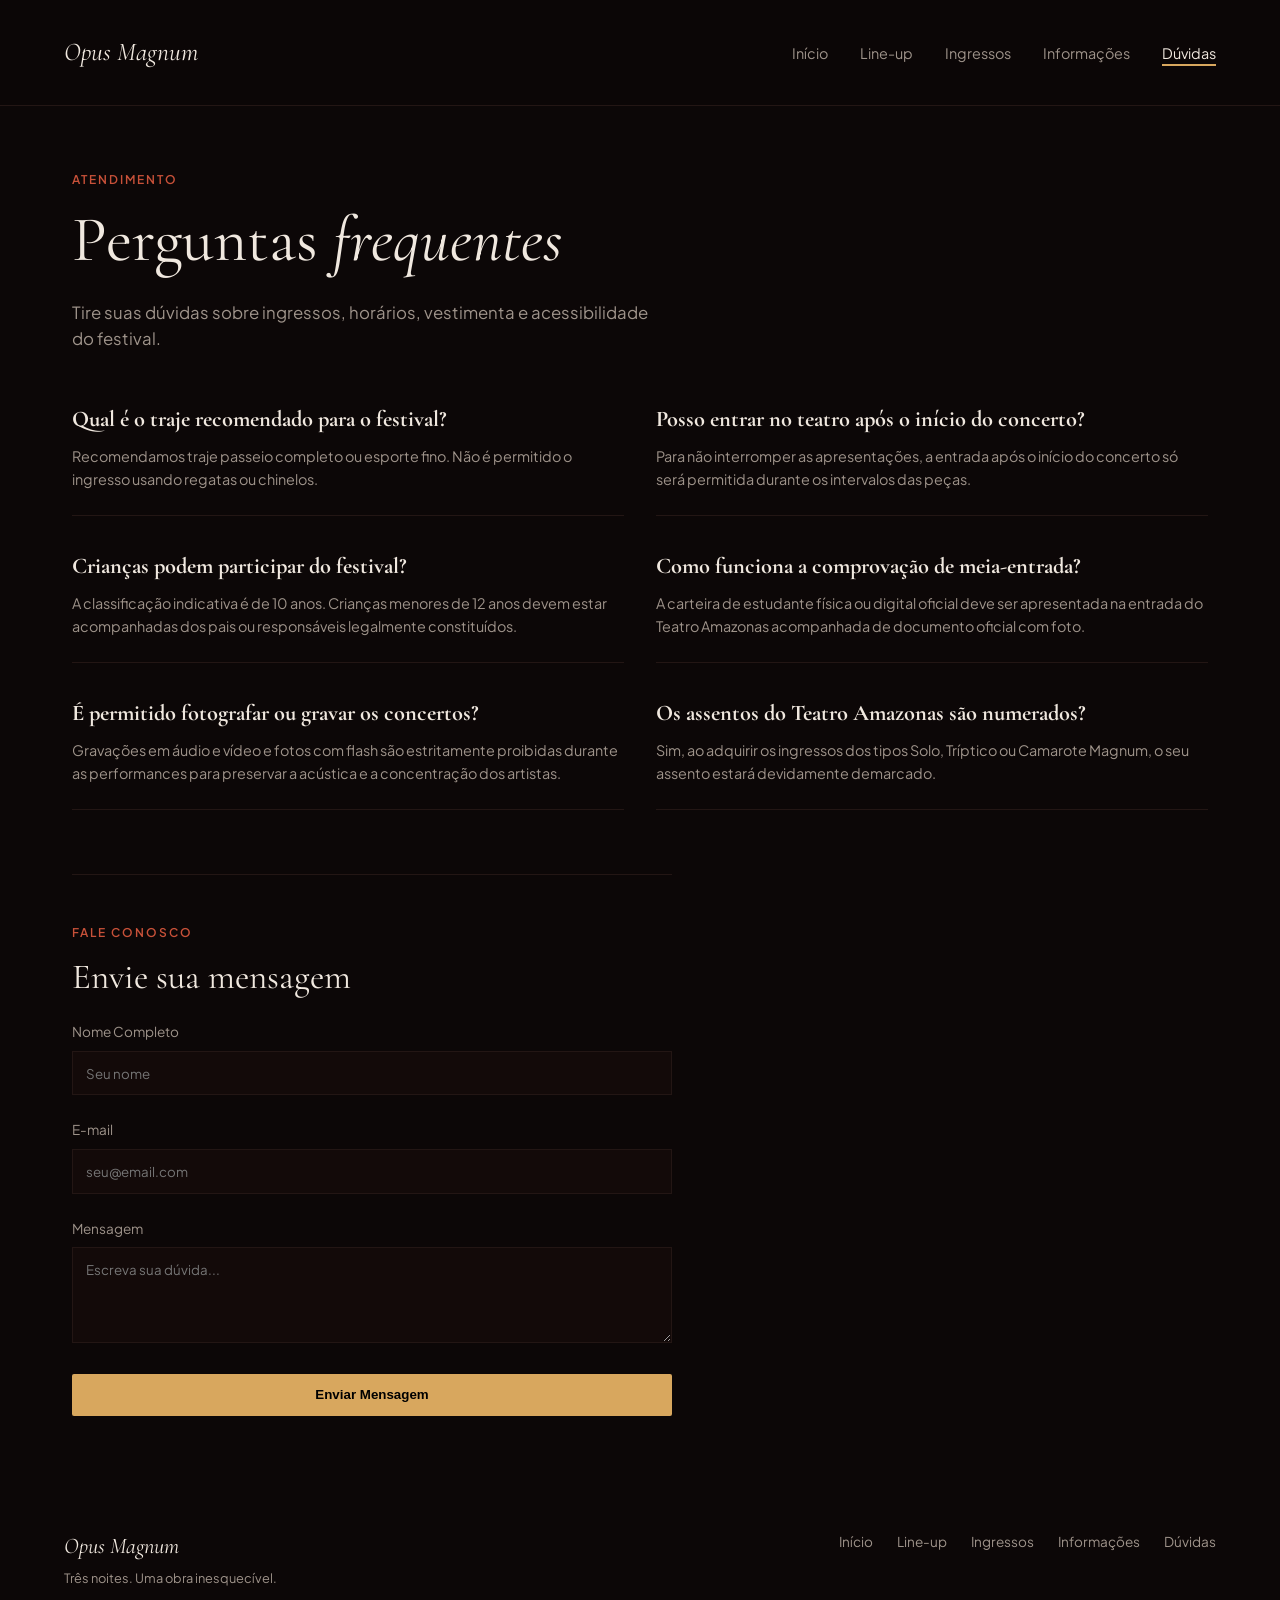
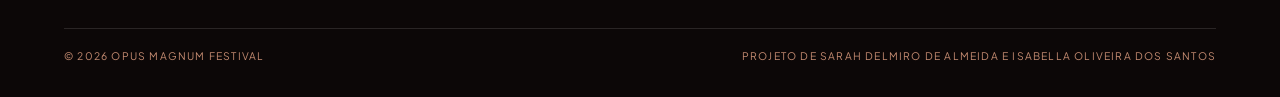
<file: faq.html>
<!DOCTYPE html>
<html lang="pt-BR">
<head>
  <meta charset="UTF-8">
  <meta name="viewport" content="width=device-width, initial-scale=1.0">
  <title>Opus Magnum Festival — Dúvidas e Contato</title>
  <link rel="stylesheet" href="style.css">
</head>
<body>

  <header>
    <a href="index.html" class="logo">Opus Magnum</a>
    <nav>
      <ul>
        <li><a href="index.html">Início</a></li>
        <li><a href="lineup.html">Line-up</a></li>
        <li><a href="ingressos.html">Ingressos</a></li>
        <li><a href="informacoes.html">Informações</a></li>
        <li><a href="faq.html" class="active">Dúvidas</a></li>
      </ul>
    </nav>
  </header>

  <main class="container">
    <span class="section-label">Atendimento</span>
    <h1 class="page-title">Perguntas <em>frequentes</em></h1>
    <p class="subtitle">Tire suas dúvidas sobre ingressos, horários, vestimenta e acessibilidade do festival.</p>

    <div class="faq-grid">
      <div class="faq-item">
        <h3 class="faq-question">Qual é o traje recomendado para o festival?</h3>
        <p class="faq-answer">Recomendamos traje passeio completo ou esporte fino. Não é permitido o ingresso usando regatas ou chinelos.</p>
      </div>

      <div class="faq-item">
        <h3 class="faq-question">Posso entrar no teatro após o início do concerto?</h3>
        <p class="faq-answer">Para não interromper as apresentações, a entrada após o início do concerto só será permitida durante os intervalos das peças.</p>
      </div>

      <div class="faq-item">
        <h3 class="faq-question">Crianças podem participar do festival?</h3>
        <p class="faq-answer">A classificação indicativa é de 10 anos. Crianças menores de 12 anos devem estar acompanhadas dos pais ou responsáveis legalmente constituídos.</p>
      </div>

      <div class="faq-item">
        <h3 class="faq-question">Como funciona a comprovação de meia-entrada?</h3>
        <p class="faq-answer">A carteira de estudante física ou digital oficial deve ser apresentada na entrada do Teatro Amazonas acompanhada de documento oficial com foto.</p>
      </div>

      <div class="faq-item">
        <h3 class="faq-question">É permitido fotografar ou gravar os concertos?</h3>
        <p class="faq-answer">Gravações em áudio e vídeo e fotos com flash são estritamente proibidas durante as performances para preservar a acústica e a concentração dos artistas.</p>
      </div>

      <div class="faq-item">
        <h3 class="faq-question">Os assentos do Teatro Amazonas são numerados?</h3>
        <p class="faq-answer">Sim, ao adquirir os ingressos dos tipos Solo, Tríptico ou Camarote Magnum, o seu assento estará devidamente demarcado.</p>
      </div>
    </div>

    <div class="contact-form">
      <span class="section-label">Fale conosco</span>
      <h2 class="page-title" style="font-size: 2.2rem; margin-bottom: 1.5rem;">Envie sua mensagem</h2>
      <form onsubmit="event.preventDefault();">
        <div class="form-group">
          <label for="nome">Nome Completo</label>
          <input type="text" id="nome" placeholder="Seu nome" required>
        </div>
        <div class="form-group">
          <label for="email">E-mail</label>
          <input type="email" id="email" placeholder="seu@email.com" required>
        </div>
        <div class="form-group">
          <label for="mensagem">Mensagem</label>
          <textarea id="mensagem" rows="4" placeholder="Escreva sua dúvida..." required></textarea>
        </div>
        <button type="submit" class="btn-primary" style="border: none; cursor: pointer; width: 100%;">Enviar Mensagem</button>
      </form>
    </div>
  </main>

<footer>
  <div class="footer-top">
    <div>
      <div class="footer-brand">Opus Magnum</div>
      <div class="footer-sub">Três noites. Uma obra inesquecível.</div>
    </div>
    <ul class="footer-links">
      <li><a href="index.html">Início</a></li>
      <li><a href="lineup.html">Line-up</a></li>
      <li><a href="ingressos.html">Ingressos</a></li>
      <li><a href="informacoes.html">Informações</a></li>
      <li><a href="faq.html">Dúvidas</a></li>
    </ul>
  </div>

  <div class="footer-bottom">
    <p>© 2026 OPUS MAGNUM FESTIVAL</p>
    <p>PROJETO DE SARAH DELMIRO DE ALMEIDA E ISABELLA OLIVEIRA DOS SANTOS</p>
  </div>
</footer>

</body>
</html>
</file>
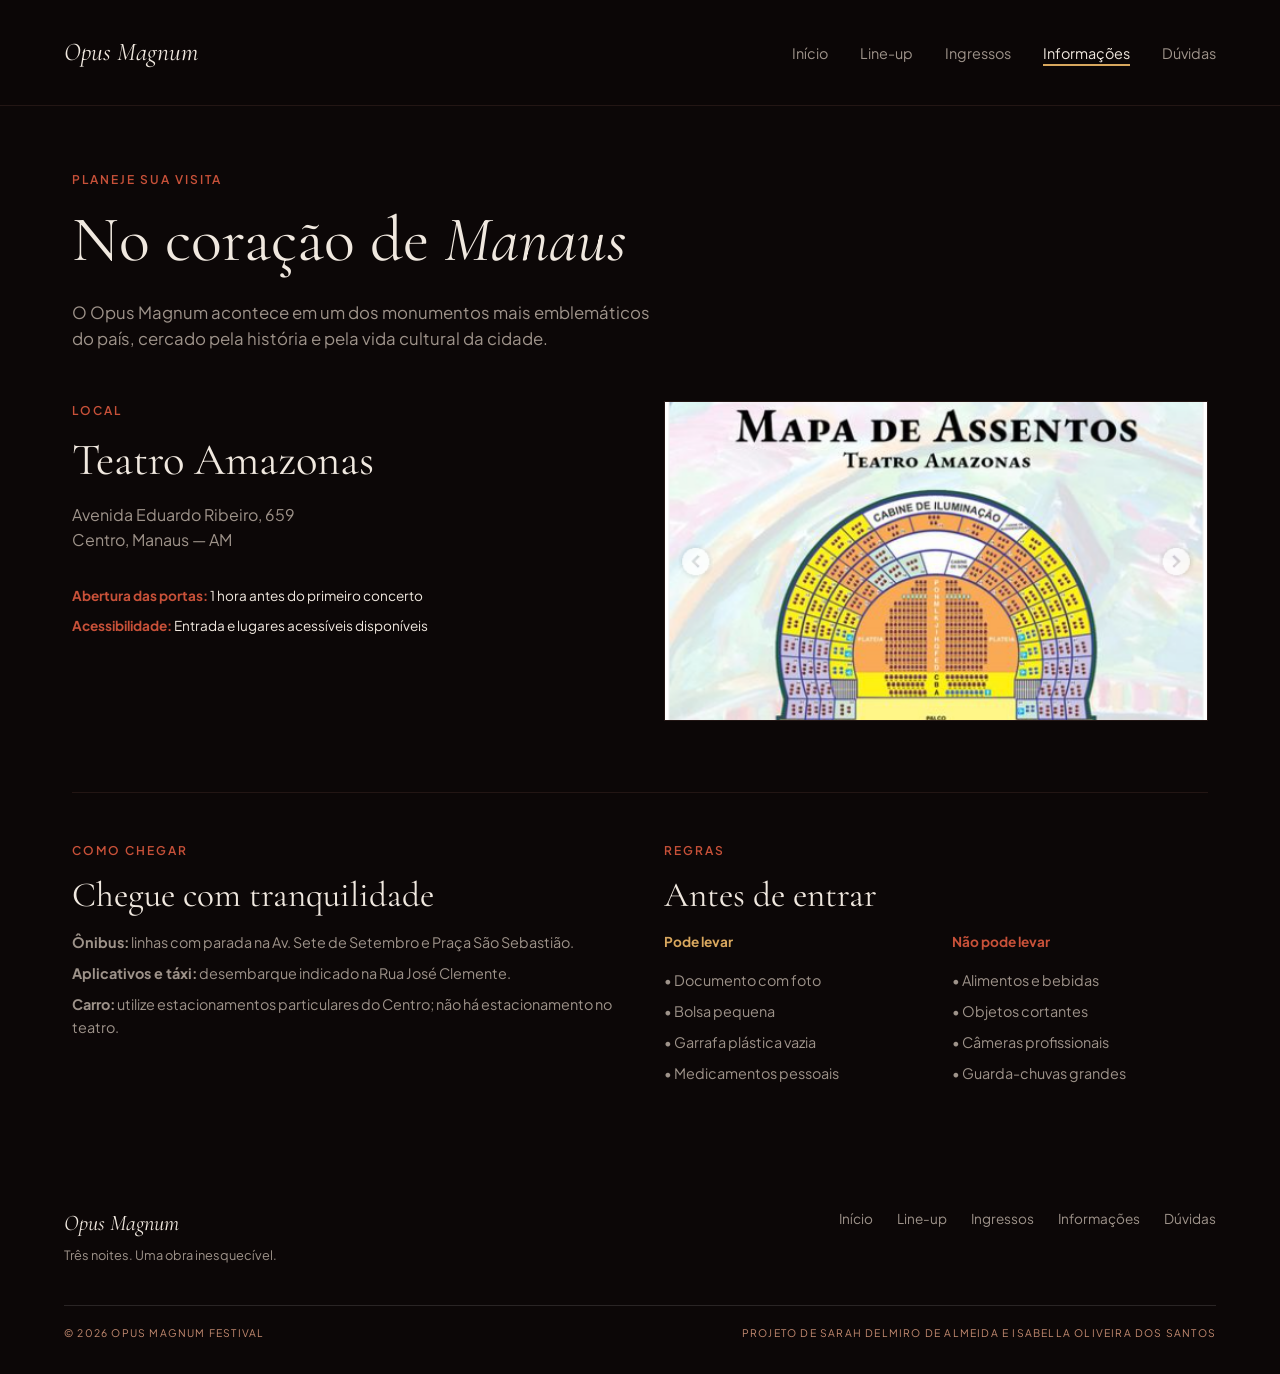
<file: informacoes.html>
<!DOCTYPE html>
<html lang="pt-BR">
<head>
  <meta charset="UTF-8">
  <meta name="viewport" content="width=device-width, initial-scale=1.0">
  <title>Opus Magnum Festival — Informações</title>
  <link rel="stylesheet" href="./style.css">
</head>
<body>

  <header>
    <a href="index.html" class="logo">Opus Magnum</a>
    <nav>
      <ul>
        <li><a href="index.html">Início</a></li>
        <li><a href="lineup.html">Line-up</a></li>
        <li><a href="ingressos.html">Ingressos</a></li>
        <li><a href="informacoes.html" class="active">Informações</a></li>
        <li><a href="faq.html">Dúvidas</a></li>
      </ul>
    </nav>
  </header>

  <main class="container">
    <span class="section-label">Planeje sua visita</span>
    <h1 class="page-title">No coração de <em>Manaus</em></h1>
    <p class="subtitle">O Opus Magnum acontece em um dos monumentos mais emblemáticos do país, cercado pela história e pela vida cultural da cidade.</p>

    <div class="info-top">
      <div>
        <span class="section-label">Local</span>
        <h2 class="page-title" style="font-size: 2.8rem; margin-bottom: 1rem;">Teatro Amazonas</h2>
        <p style="color: var(--text-muted); margin-bottom: 2rem;">Avenida Eduardo Ribeiro, 659<br>Centro, Manaus — AM</p>
        
        <p style="font-size: 0.85rem; margin-bottom: 0.5rem;"><strong style="color: var(--accent-terracotta);">Abertura das portas:</strong> 1 hora antes do primeiro concerto</p>
        <p style="font-size: 0.85rem;"><strong style="color: var(--accent-terracotta);">Acessibilidade:</strong> Entrada e lugares acessíveis disponíveis</p>
      </div>
      <div>
        <img src="img/mapa2.png" alt="Mapa do Teatro Amazonas" class="map-img">
      </div>
    </div>

    <div class="info-bottom">
      <div>
        <span class="section-label">Como Chegar</span>
        <h2 class="page-title" style="font-size: 2.2rem; margin-bottom: 1rem;">Chegue com tranquilidade</h2>
        <ul class="info-list">
          <li><strong>Ônibus:</strong> linhas com parada na Av. Sete de Setembro e Praça São Sebastião.</li>
          <li><strong>Aplicativos e táxi:</strong> desembarque indicado na Rua José Clemente.</li>
          <li><strong>Carro:</strong> utilize estacionamentos particulares do Centro; não há estacionamento no teatro.</li>
        </ul>
      </div>

      <div>
        <span class="section-label">Regras</span>
        <h2 class="page-title" style="font-size: 2.2rem; margin-bottom: 1rem;">Antes de entrar</h2>
        <div class="rules-grid">
          <div>
            <strong style="color: var(--accent-gold); font-size: 0.85rem; display: block; margin-bottom: 0.5rem;">Pode levar</strong>
            <ul class="info-list">
              <li>• Documento com foto</li>
              <li>• Bolsa pequena</li>
              <li>• Garrafa plástica vazia</li>
              <li>• Medicamentos pessoais</li>
            </ul>
          </div>
          <div>
            <strong style="color: var(--accent-terracotta); font-size: 0.85rem; display: block; margin-bottom: 0.5rem;">Não pode levar</strong>
            <ul class="info-list">
              <li>• Alimentos e bebidas</li>
              <li>• Objetos cortantes</li>
              <li>• Câmeras profissionais</li>
              <li>• Guarda-chuvas grandes</li>
            </ul>
          </div>
        </div>
      </div>
    </div>
  </main>

<footer>
  <div class="footer-top">
    <div>
      <div class="footer-brand">Opus Magnum</div>
      <div class="footer-sub">Três noites. Uma obra inesquecível.</div>
    </div>
    <ul class="footer-links">
      <li><a href="index.html">Início</a></li>
      <li><a href="lineup.html">Line-up</a></li>
      <li><a href="ingressos.html">Ingressos</a></li>
      <li><a href="informacoes.html">Informações</a></li>
      <li><a href="faq.html">Dúvidas</a></li>
    </ul>
  </div>

  <div class="footer-bottom">
    <p>© 2026 OPUS MAGNUM FESTIVAL</p>
    <p>PROJETO DE SARAH DELMIRO DE ALMEIDA E ISABELLA OLIVEIRA DOS SANTOS</p>
  </div>
</footer>

</body>
</html>
</file>
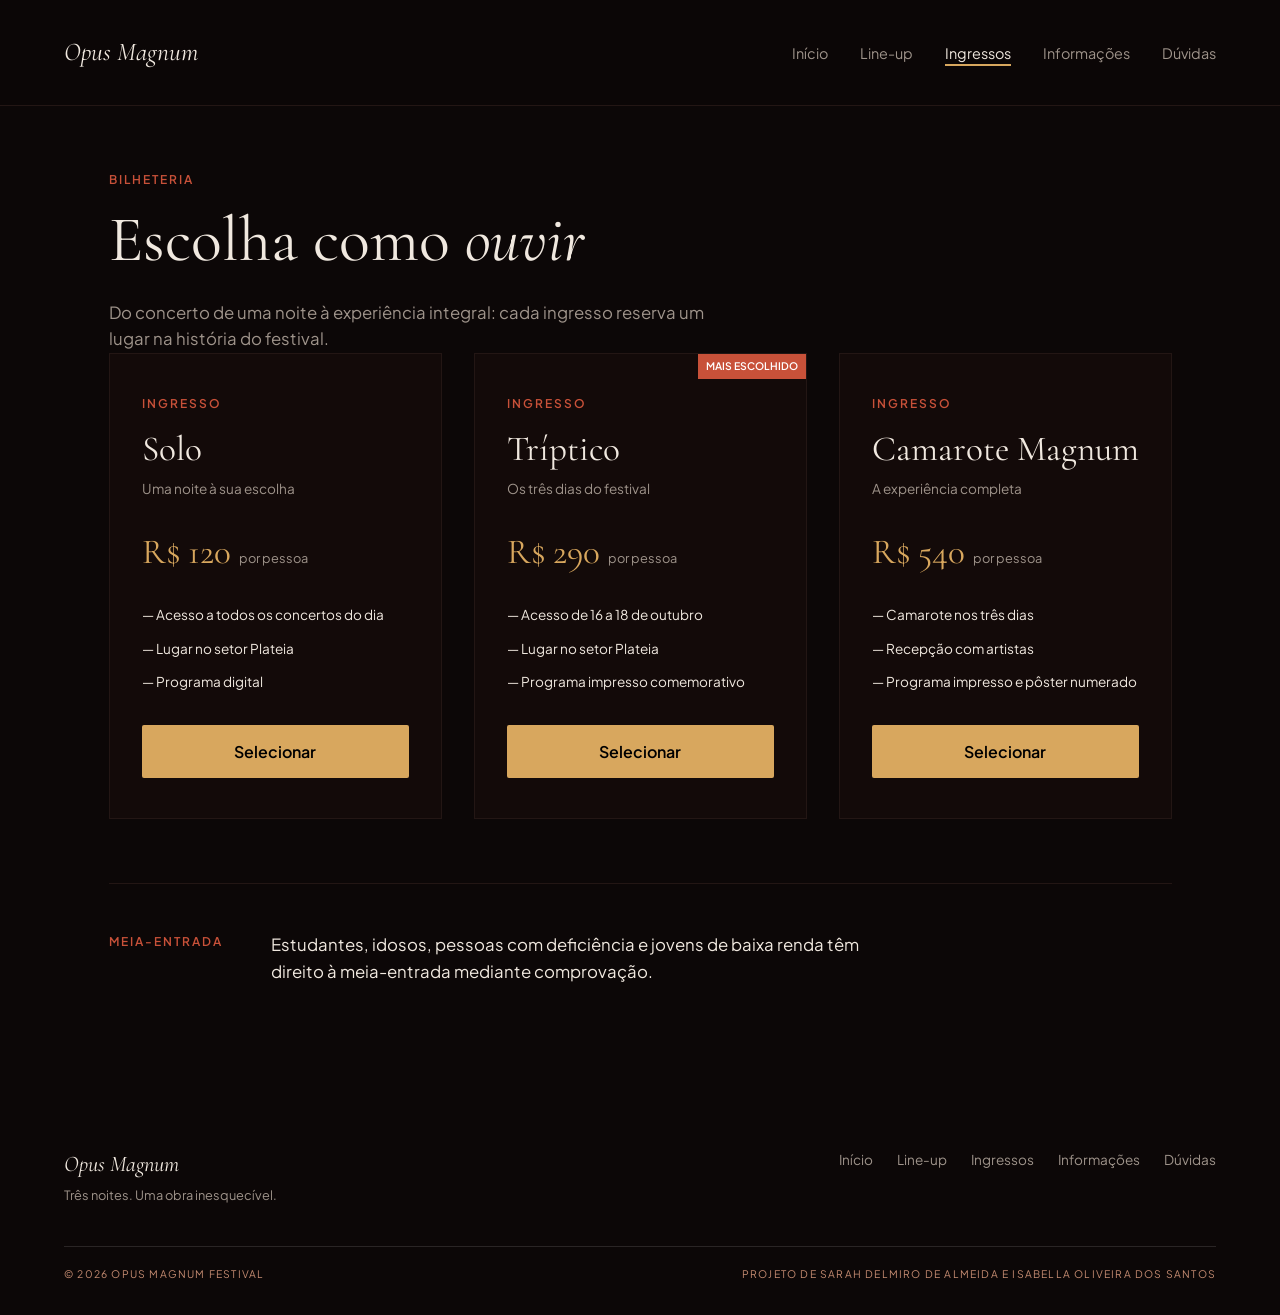
<file: ingressos.html>
<!DOCTYPE html>
<html lang="pt-BR">
<head>
  <meta charset="UTF-8">
  <meta name="viewport" content="width=device-width, initial-scale=1.0">
  <title>Opus Magnum Festival — Ingressos</title>
  <link rel="stylesheet" href="style.css">
</head>
<body>

  <header>
    <a href="index.html" class="logo">Opus Magnum</a>
    <nav>
      <ul>
        <li><a href="index.html">Início</a></li>
        <li><a href="lineup.html">Line-up</a></li>
        <li><a href="ingressos.html" class="active">Ingressos</a></li>
        <li><a href="informacoes.html">Informações</a></li>
        <li><a href="faq.html">Dúvidas</a></li>
      </ul>
    </nav>
  </header>

  <main class="container">
    <span class="section-label">Bilheteria</span>
    <h1 class="page-title">Escolha como <em>ouvir</em></h1>
    <p class="subtitle">Do concerto de uma noite à experiência integral: cada ingresso reserva um lugar na história do festival.</p>

    <div class="tickets-grid">
      
      <div class="ticket-card">
        <div>
          <span class="section-label" style="margin-bottom: 0;">Ingresso</span>
          <div class="ticket-type">Solo</div>
          <p class="ticket-sub">Uma noite à sua escolha</p>
          <div class="ticket-price">R$ 120 <span>por pessoa</span></div>
          <ul class="ticket-features">
            <li>— Acesso a todos os concertos do dia</li>
            <li>— Lugar no setor Plateia</li>
            <li>— Programa digital</li>
          </ul>
        </div>
        <a href="#" class="btn-primary" style="text-align: center;">Selecionar</a>
      </div>

      <div class="ticket-card">
        <span class="ticket-badge">Mais escolhido</span>
        <div>
          <span class="section-label" style="margin-bottom: 0;">Ingresso</span>
          <div class="ticket-type">Tríptico</div>
          <p class="ticket-sub">Os três dias do festival</p>
          <div class="ticket-price">R$ 290 <span>por pessoa</span></div>
          <ul class="ticket-features">
            <li>— Acesso de 16 a 18 de outubro</li>
            <li>— Lugar no setor Plateia</li>
            <li>— Programa impresso comemorativo</li>
          </ul>
        </div>
        <a href="#" class="btn-primary" style="text-align: center;">Selecionar</a>
      </div>

      <div class="ticket-card">
        <div>
          <span class="section-label" style="margin-bottom: 0;">Ingresso</span>
          <div class="ticket-type">Camarote Magnum</div>
          <p class="ticket-sub">A experiência completa</p>
          <div class="ticket-price">R$ 540 <span>por pessoa</span></div>
          <ul class="ticket-features">
            <li>— Camarote nos três dias</li>
            <li>— Recepção com artistas</li>
            <li>— Programa impresso e pôster numerado</li>
          </ul>
        </div>
        <a href="#" class="btn-primary" style="text-align: center;">Selecionar</a>
      </div>

    </div>

    <div class="half-price-banner">
      <span class="section-label">Meia-entrada</span>
      <p class="subtitle" style="color: var(--text-primary);">Estudantes, idosos, pessoas com deficiência e jovens de baixa renda têm direito à meia-entrada mediante comprovação.</p>
    </div>
  </main>

<footer>
  <div class="footer-top">
    <div>
      <div class="footer-brand">Opus Magnum</div>
      <div class="footer-sub">Três noites. Uma obra inesquecível.</div>
    </div>
    <ul class="footer-links">
      <li><a href="index.html">Início</a></li>
      <li><a href="lineup.html">Line-up</a></li>
      <li><a href="ingressos.html">Ingressos</a></li>
      <li><a href="informacoes.html">Informações</a></li>
      <li><a href="faq.html">Dúvidas</a></li>
    </ul>
  </div>

  <div class="footer-bottom">
    <p>© 2026 OPUS MAGNUM FESTIVAL</p>
    <p>PROJETO DE SARAH DELMIRO DE ALMEIDA E ISABELLA OLIVEIRA DOS SANTOS</p>
  </div>
</footer>

</body>
</html>
</file>
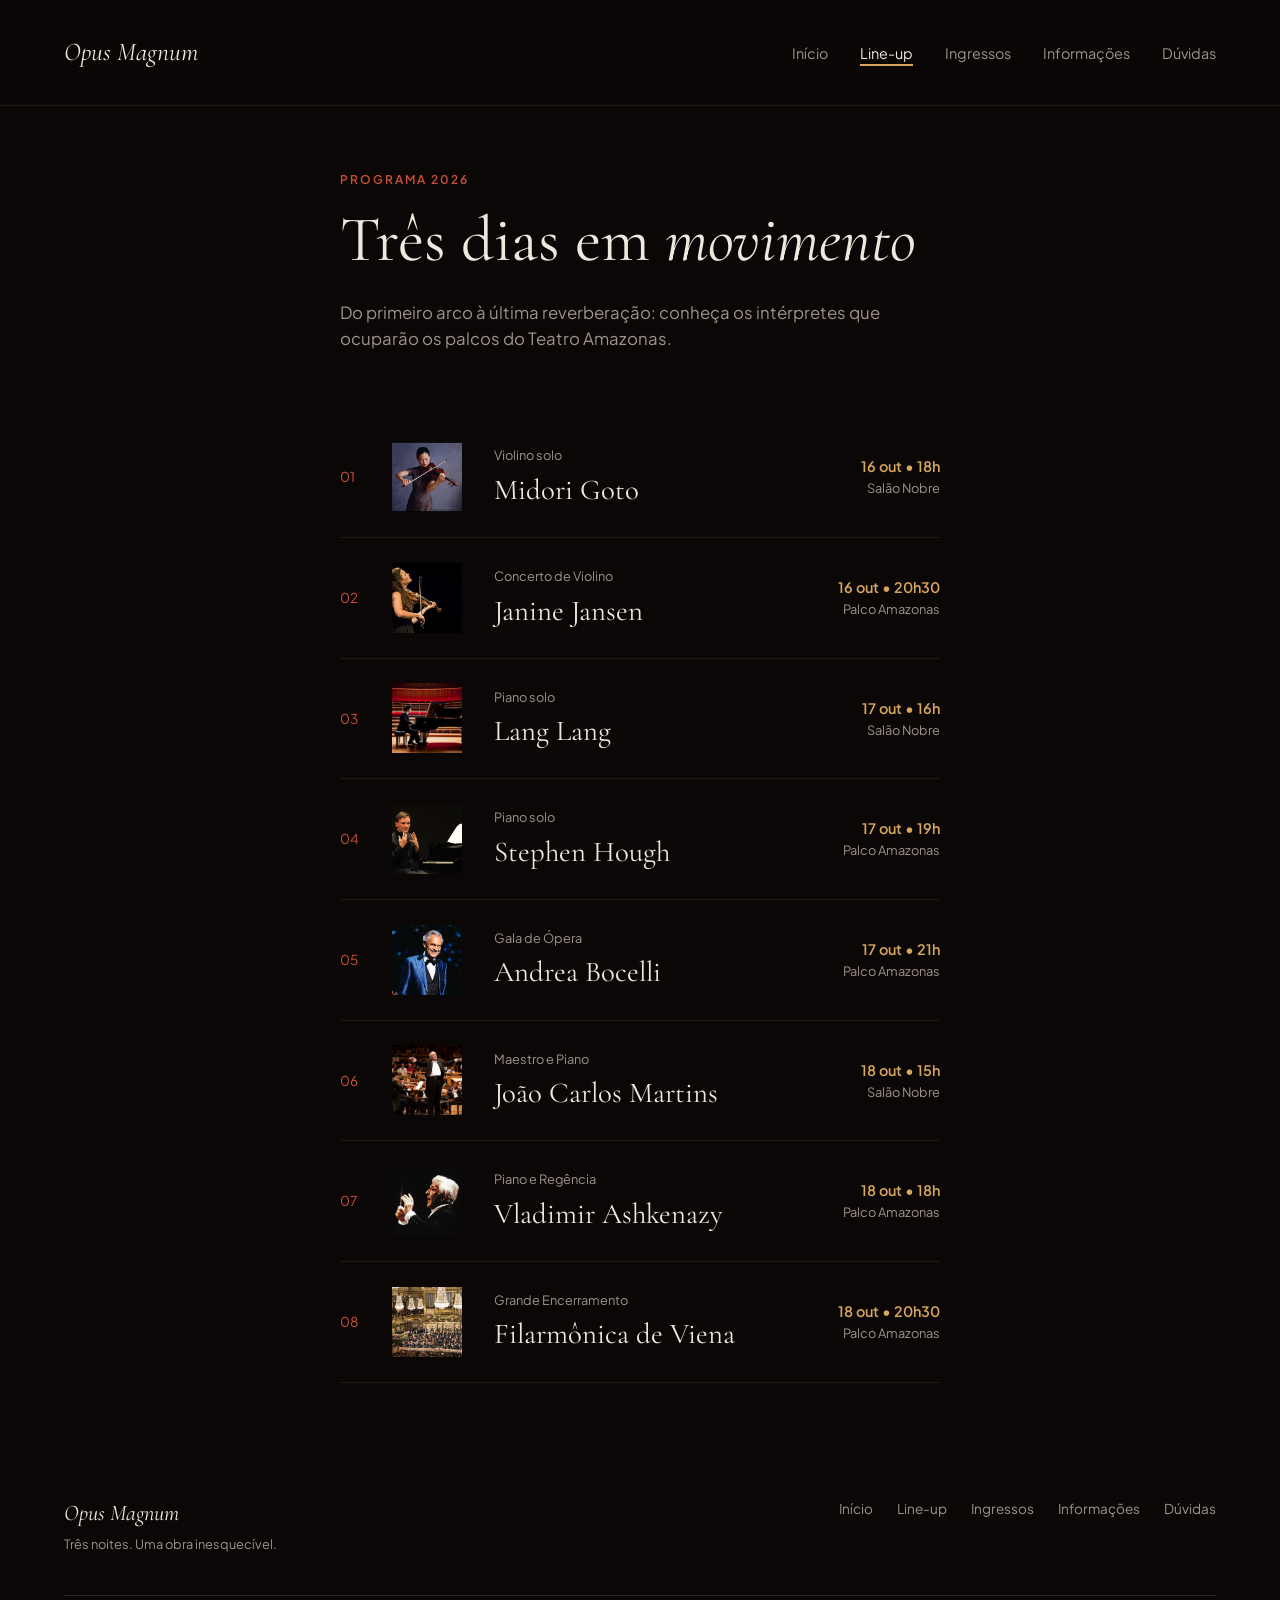
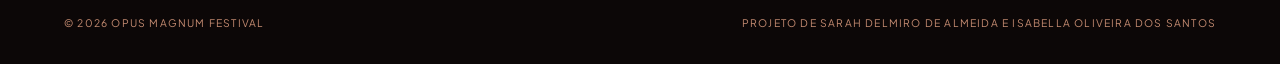
<file: lineup.html>
<!DOCTYPE html>
<html lang="pt-BR">
<head>
  <meta charset="UTF-8">
  <meta name="viewport" content="width=device-width, initial-scale=1.0">
  <title>Opus Magnum Festival — Line-up</title>
  <link rel="stylesheet" href="style.css">
</head>
<body>

  <header>
    <a href="index.html" class="logo">Opus Magnum</a>
    <nav>
      <ul>
        <li><a href="index.html">Início</a></li>
        <li><a href="lineup.html" class="active">Line-up</a></li>
        <li><a href="ingressos.html">Ingressos</a></li>
        <li><a href="informacoes.html">Informações</a></li>
        <li><a href="faq.html">Dúvidas</a></li>
      </ul>
    </nav>
  </header>

  <main class="container">
    <span class="section-label">Programa 2026</span>
    <h1 class="page-title">Três dias em <em>movimento</em></h1>
    <p class="subtitle">Do primeiro arco à última reverberação: conheça os intérpretes que ocuparão os palcos do Teatro Amazonas.</p>

    <div class="lineup-list" style="margin-top: 4rem;">
      
      <div class="lineup-item">
        <div class="lineup-left">
          <span class="lineup-num">01</span>
          <img src="img/midori-goto.webp" alt="Midori Goto" class="lineup-thumb">
          <div>
            <span class="lineup-role">Violino solo</span>
            <h2 class="lineup-artist-name">Midori Goto</h2>
          </div>
        </div>
        <div class="lineup-right">
          <div class="lineup-time">16 out • 18h</div>
          <div class="lineup-stage">Salão Nobre</div>
        </div>
      </div>

      <div class="lineup-item">
        <div class="lineup-left">
          <span class="lineup-num">02</span>
          <img src="img/janine-jansen.jpg" alt="Janine Jansen" class="lineup-thumb">
          <div>
            <span class="lineup-role">Concerto de Violino</span>
            <h2 class="lineup-artist-name">Janine Jansen</h2>
          </div>
        </div>
        <div class="lineup-right">
          <div class="lineup-time">16 out • 20h30</div>
          <div class="lineup-stage">Palco Amazonas</div>
        </div>
      </div>

      <div class="lineup-item">
        <div class="lineup-left">
          <span class="lineup-num">03</span>
          <img src="img/lang-lang.jpg" alt="Lang Lang" class="lineup-thumb">
          <div>
            <span class="lineup-role">Piano solo</span>
            <h2 class="lineup-artist-name">Lang Lang</h2>
          </div>
        </div>
        <div class="lineup-right">
          <div class="lineup-time">17 out • 16h</div>
          <div class="lineup-stage">Salão Nobre</div>
        </div>
      </div>

      <div class="lineup-item">
        <div class="lineup-left">
          <span class="lineup-num">04</span>
          <img src="img/stephen.webp" alt="Stephen Hough" class="lineup-thumb">
          <div>
            <span class="lineup-role">Piano solo</span>
            <h2 class="lineup-artist-name">Stephen Hough</h2>
          </div>
        </div>
        <div class="lineup-right">
          <div class="lineup-time">17 out • 19h</div>
          <div class="lineup-stage">Palco Amazonas</div>
        </div>
      </div>

      <div class="lineup-item">
        <div class="lineup-left">
          <span class="lineup-num">05</span>
          <img src="img/Andrea-Bocelli-opera.webp" alt="Andrea Bocelli" class="lineup-thumb">
          <div>
            <span class="lineup-role">Gala de Ópera</span>
            <h2 class="lineup-artist-name">Andrea Bocelli</h2>
          </div>
        </div>
        <div class="lineup-right">
          <div class="lineup-time">17 out • 21h</div>
          <div class="lineup-stage">Palco Amazonas</div>
        </div>
      </div>

      <div class="lineup-item">
        <div class="lineup-left">
          <span class="lineup-num">06</span>
          <img src="img/maestro-joao-carlos-martins.jpg" alt="João Carlos Martins" class="lineup-thumb">
          <div>
            <span class="lineup-role">Maestro e Piano</span>
            <h2 class="lineup-artist-name">João Carlos Martins</h2>
          </div>
        </div>
        <div class="lineup-right">
          <div class="lineup-time">18 out • 15h</div>
          <div class="lineup-stage">Salão Nobre</div>
        </div>
      </div>

      <div class="lineup-item">
        <div class="lineup-left">
          <span class="lineup-num">07</span>
          <img src="img/vladimir.webp" alt="Vladimir Ashkenazy" class="lineup-thumb">
          <div>
            <span class="lineup-role">Piano e Regência</span>
            <h2 class="lineup-artist-name">Vladimir Ashkenazy</h2>
          </div>
        </div>
        <div class="lineup-right">
          <div class="lineup-time">18 out • 18h</div>
          <div class="lineup-stage">Palco Amazonas</div>
        </div>
      </div>

      <div class="lineup-item">
        <div class="lineup-left">
          <span class="lineup-num">08</span>
          <img src="img/filarmonica.jpg" alt="Filarmônica de Viena" class="lineup-thumb">
          <div>
            <span class="lineup-role">Grande Encerramento</span>
            <h2 class="lineup-artist-name">Filarmônica de Viena</h2>
          </div>
        </div>
        <div class="lineup-right">
          <div class="lineup-time">18 out • 20h30</div>
          <div class="lineup-stage">Palco Amazonas</div>
        </div>
      </div>

    </div>
  </main>

<footer>
  <div class="footer-top">
    <div>
      <div class="footer-brand">Opus Magnum</div>
      <div class="footer-sub">Três noites. Uma obra inesquecível.</div>
    </div>
    <ul class="footer-links">
      <li><a href="index.html">Início</a></li>
      <li><a href="lineup.html">Line-up</a></li>
      <li><a href="ingressos.html">Ingressos</a></li>
      <li><a href="informacoes.html">Informações</a></li>
      <li><a href="faq.html">Dúvidas</a></li>
    </ul>
  </div>

  <div class="footer-bottom">
    <p>© 2026 OPUS MAGNUM FESTIVAL</p>
    <p>PROJETO DE SARAH DELMIRO DE ALMEIDA E ISABELLA OLIVEIRA DOS SANTOS</p>
  </div>
</footer>

</body>
</html>
</file>
<file: style.css>
@import url('https://fonts.googleapis.com/css2?family=Cormorant+Garamond:ital,wght@0,400;0,600;0,700;1,400;1,600&family=Plus+Jakarta+Sans:wght@300;400;500;600&display=swap');

:root {
  --bg-color: #0c0707;
  --card-bg: #130a09;
  --accent-gold: #d8a75e;
  --accent-terracotta: #c85139;
  --text-primary: #f0e8df;
  --text-muted: #9e938a;
  --border-color: #231614;
  --font-heading: 'Cormorant Garamond', serif;
  --font-body: 'Plus Jakarta Sans', sans-serif;
}

* {
  margin: 0;
  padding: 0;
  box-sizing: border-box;
}

body {
  background-color: var(--bg-color);
  color: var(--text-primary);
  font-family: var(--font-body);
  line-height: 1.6;
  min-height: 100vh;
  display: flex;
  flex-direction: column;
}

/* Header & Navegação */
header {
  display: flex;
  justify-content: space-between;
  align-items: center;
  padding: 2rem 5%;
  border-bottom: 1px solid var(--border-color);
  background-color: rgba(12, 7, 7, 0.95);
  position: sticky;
  top: 0;
  z-index: 100;
}

.logo {
  font-family: var(--font-heading);
  font-size: 1.6rem;
  font-style: italic;
  color: var(--text-primary);
  text-decoration: none;
}

nav ul {
  display: flex;
  list-style: none;
  gap: 2rem;
}

nav a {
  color: var(--text-muted);
  text-decoration: none;
  font-size: 0.9rem;
  transition: color 0.3s ease;
  position: relative;
  padding-bottom: 4px;
}

nav a:hover,
nav a.active {
  color: var(--text-primary);
}

nav a.active::after {
  content: '';
  position: absolute;
  bottom: 0;
  left: 0;
  width: 100%;
  height: 2px;
  background-color: var(--accent-gold);
}

/* Layout Geral de Seções */
main {
  flex: 1;
}

.container {
  max-width: 1200px;
  margin: 0 auto;
  padding: 4rem 2rem;
}

.section-label {
  color: var(--accent-terracotta);
  font-size: 0.75rem;
  letter-spacing: 2px;
  text-transform: uppercase;
  font-weight: 600;
  margin-bottom: 1rem;
  display: block;
}

.page-title {
  font-family: var(--font-heading);
  font-size: 4rem;
  font-weight: 400;
  line-height: 1.1;
  margin-bottom: 1.5rem;
}

.page-title em {
  font-style: italic;
  font-weight: 400;
}

.subtitle {
  color: var(--text-muted);
  max-width: 600px;
  font-size: 1.05rem;
}

/* Hero Section (Index) */
.hero {
  position: relative;
  min-height: 85vh;
  display: flex;
  align-items: center;
  padding: 4rem 5%;
  background: linear-gradient(90deg, rgba(12, 7, 7, 0.92) 35%, rgba(12, 7, 7, 0.4) 100%),
              url('img/hero-teatro.jpg') center/cover no-repeat;
}

.hero-content {
  max-width: 550px;
}

.hero-dates {
  color: var(--accent-gold);
  font-weight: 600;
  margin: 2rem 0;
}

.hero-actions {
  display: flex;
  align-items: center;
  gap: 2rem;
}

.btn-primary {
  background-color: var(--accent-gold);
  color: #000;
  padding: 0.85rem 1.8rem;
  text-decoration: none;
  font-weight: 600;
  border-radius: 2px;
  transition: opacity 0.3s;
}

.btn-primary:hover {
  opacity: 0.9;
}

.btn-secondary {
  color: var(--text-primary);
  text-decoration: underline;
  text-underline-offset: 6px;
  font-size: 0.95rem;
}

/* Destaques (Grid de Cards) */
.section-header {
  display: flex;
  justify-content: space-between;
  align-items: flex-end;
  margin-bottom: 3rem;
  border-bottom: 1px solid var(--border-color);
  padding-bottom: 1rem;
}

/* Força 3 colunas lado a lado no ecrã */
.cards-grid,
.tickets-grid {
  display: grid;
  grid-template-columns: repeat(3, 1fr);
  gap: 2rem;
  width: 100%;
}
.card {
  background-color: transparent;
}

.card-img {
  width: 100%;
  height: 380px;
  object-fit: cover;
  margin-bottom: 1rem;
}

.card-num {
  color: var(--text-muted);
  font-size: 0.8rem;
  margin-bottom: 0.5rem;
}

.card-title {
  font-family: var(--font-heading);
  font-size: 1.8rem;
  font-weight: 400;
  margin-bottom: 0.25rem;
}

.card-meta {
  color: var(--text-muted);
  font-size: 0.85rem;
}

.card-date {
  color: var(--accent-gold);
  font-size: 0.85rem;
  margin-top: 0.25rem;
}

/* Quote Banner */
.quote-banner {
  border-top: 1px solid var(--border-color);
  padding: 6rem 2rem;
  text-align: left;
}

.quote-title {
  font-family: var(--font-heading);
  font-size: 3.8rem;
  font-weight: 400;
  max-width: 900px;
  line-height: 1.15;
}

.quote-title em {
  font-style: italic;
}

/* Line-up List */
.lineup-list {
  display: flex;
  flex-direction: column;
}

.lineup-item {
  display: flex;
  align-items: center;
  justify-content: space-between;
  padding: 1.5rem 0;
  border-bottom: 1px solid var(--border-color);
}

.lineup-left {
  display: flex;
  align-items: center;
  gap: 2rem;
}

.lineup-num {
  color: var(--accent-terracotta);
  font-size: 0.85rem;
  min-width: 20px;
}

.lineup-thumb {
  width: 70px;
  height: 70px;
  object-fit: cover;
}

.lineup-role {
  color: var(--text-muted);
  font-size: 0.8rem;
}

.lineup-artist-name {
  font-family: var(--font-heading);
  font-size: 1.8rem;
  font-weight: 400;
}

.lineup-right {
  text-align: right;
}

.lineup-time {
  color: var(--accent-gold);
  font-weight: 600;
  font-size: 0.9rem;
}

.lineup-stage {
  color: var(--text-muted);
  font-size: 0.8rem;
}


.ticket-card {
  border: 1px solid var(--border-color);
  padding: 2.5rem 2rem;
  background-color: var(--card-bg);
  position: relative;
  display: flex;
  flex-direction: column;
  justify-content: space-between;
}

.ticket-badge {
  position: absolute;
  top: 0;
  right: 0;
  background-color: var(--accent-terracotta);
  color: #fff;
  font-size: 0.65rem;
  padding: 4px 8px;
  text-transform: uppercase;
  font-weight: 600;
}

.ticket-header {
  margin-bottom: 2rem;
}

.ticket-type {
  font-family: var(--font-heading);
  font-size: 2.2rem;
  font-weight: 400;
  margin-top: 0.5rem;
}

.ticket-sub {
  color: var(--text-muted);
  font-size: 0.85rem;
}

.ticket-price {
  font-family: var(--font-heading);
  font-size: 2.2rem;
  color: var(--accent-gold);
  margin: 1.5rem 0;
}

.ticket-price span {
  font-family: var(--font-body);
  font-size: 0.8rem;
  color: var(--text-muted);
}

.ticket-features {
  list-style: none;
  margin-bottom: 2rem;
}

.ticket-features li {
  color: var(--text-primary);
  font-size: 0.85rem;
  margin-bottom: 0.75rem;
}

.half-price-banner {
  border-top: 1px solid var(--border-color);
  padding: 3rem 0;
  display: flex;
  gap: 3rem;
  margin-top: 4rem;
}

/* Informações */
.info-top {
  display: grid;
  grid-template-columns: 1fr 1fr;
  gap: 3rem;
  margin-top: 3rem;
}

.map-img {
  width: 100%;
  height: 320px;
  object-fit: cover;
  border: 1px solid var(--border-color);
}

.info-bottom {
  display: grid;
  grid-template-columns: 1fr 1fr;
  gap: 3rem;
  margin-top: 4rem;
  border-top: 1px solid var(--border-color);
  padding-top: 3rem;
}

.info-list {
  list-style: none;
  margin-top: 1rem;
}

.info-list li {
  color: var(--text-muted);
  font-size: 0.9rem;
  margin-bottom: 0.5rem;
}

.rules-grid {
  display: grid;
  grid-template-columns: 1fr 1fr;
  gap: 2rem;
  margin-top: 1rem;
}

/* FAQ & Form */
.faq-grid {
  display: grid;
  grid-template-columns: 1fr 1fr;
  gap: 2rem;
  margin-top: 3rem;
}

.faq-item {
  border-bottom: 1px solid var(--border-color);
  padding-bottom: 1.5rem;
}

.faq-question {
  font-family: var(--font-heading);
  font-size: 1.4rem;
  margin-bottom: 0.5rem;
}

.faq-answer {
  color: var(--text-muted);
  font-size: 0.9rem;
}

.contact-form {
  margin-top: 4rem;
  border-top: 1px solid var(--border-color);
  padding-top: 3rem;
  max-width: 600px;
}

.form-group {
  margin-bottom: 1.5rem;
}

.form-group label {
  display: block;
  font-size: 0.85rem;
  margin-bottom: 0.5rem;
  color: var(--text-muted);
}

.form-group input,
.form-group textarea {
  width: 100%;
  padding: 0.8rem;
  background-color: var(--card-bg);
  border: 1px solid var(--border-color);
  color: var(--text-primary);
  font-family: var(--font-body);
}

/* Footer */
footer {
  display: flex;
  flex-direction: column;
  width: 100%;
  padding: 3rem 5% 2rem 5%;
  box-sizing: border-box;
}

.footer-top {
  display: flex;
  justify-content: space-between;
  align-items: flex-start;
  width: 100%;
  margin-bottom: 2.5rem;
}

.footer-bottom {
  display: flex;
  justify-content: space-between;
  align-items: center;
  width: 100%;
  padding-top: 1.2rem;
  border-top: 1px solid rgba(255, 255, 255, 0.12); /* Linha divisória fina */
}

.footer-bottom p {
  font-size: 0.65rem; /* Texto pequeno e minimalista */
  text-transform: uppercase;
  letter-spacing: 1.2px;
  color: #c48b71; /* Tom cobre/ouro alinhado ao design */
  margin: 0;
  white-space: nowrap;
}

.footer-brand {
  font-family: var(--font-heading);
  font-size: 1.4rem;
  font-style: italic;
}

.footer-sub {
  color: var(--text-muted);
  font-size: 0.8rem;
  margin-top: 0.25rem;
}

.footer-links {
  display: flex;
  gap: 1.5rem;
  list-style: none;
}

.footer-links a {
  color: var(--text-muted);
  text-decoration: none;
  font-size: 0.85rem;
}

/* Responsividade */
@media (max-width: 768px) {
  header, footer {
    flex-direction: column;
    gap: 1.5rem;
    text-align: center;
  }
  .hero-actions {
    flex-direction: column;
    align-items: flex-start;
  }
  .info-top, .info-bottom, .faq-grid {
    grid-template-columns: 1fr;
  }
  .lineup-item {
    flex-direction: column;
    align-items: flex-start;
    gap: 1rem;
  }
  .lineup-right {
    text-align: left;
  }
  .page-title, .quote-title {
    font-size: 2.5rem;
  }


  /* Seção Principal (Hero) */
.hero {
  width: 100%;
  min-height: 80vh;
  display: flex;
  align-items: center;
  padding: 3rem 5%;
  box-sizing: border-box;
  
  /* Gradiente escuro à esquerda + Imagem à direita */
  background-image: linear-gradient(to right, #0d0605 40%, rgba(13, 6, 5, 0.6) 75%, transparent 100%), 
                    url(img/teatro-amazonas.jpeg);
  background-size: cover;
  background-position: center right;
  background-repeat: no-repeat;
}

/* Caixa dos textos organizados verticalmente */
.hero-content {
  max-width: 500px;
  display: flex;
  flex-direction: column;
  align-items: flex-start;
  z-index: 2;
}

.hero-tag {
  font-size: 0.75rem;
  letter-spacing: 2px;
  color: #c48b71;
  text-transform: uppercase;
  margin-bottom: 1rem;
}

.hero-title {
  font-family: 'Playfair Display', serif, Georgia;
  font-size: 3.8rem;
  line-height: 1;
  margin: 0 0 1.2rem 0;
  color: #ffffff;
  font-weight: normal;
}

.hero-title span {
  display: block;
  font-style: italic;
  font-weight: 300;
}

.hero-desc {
  font-size: 1.05rem;
  line-height: 1.5;
  color: #d1d1d1;
  margin: 0 0 0.8rem 0; /* Remove a sobreposição */
}

.hero-date {
  font-size: 0.95rem;
  font-weight: bold;
  color: #c48b71;
  margin: 0 0 2rem 0; /* Espaço antes dos botões */
}

.hero-buttons {
  display: flex;
  gap: 1.5rem;
  align-items: center;
}

.btn-primary {
  background-color: #d4a373;
  color: #1a0f0d;
  padding: 0.8rem 1.6rem;
  border-radius: 4px;
  text-decoration: none;
  font-weight: bold;
}

.btn-secondary {
  color: #ffffff;
  text-decoration: underline;
}

/* Layout da seção do local em 2 colunas */
.local-section {
  display: flex;
  align-items: center;
  justify-content: space-between;
  gap: 3rem;
  width: 100%;
  padding: 3rem 5%;
  box-sizing: border-box;
}

.local-info {
  flex: 1;
}

.local-mapa {
  flex: 1;
  display: flex;
  justify-content: center;
}

/* Estilo para suavizar a imagem no fundo escuro */
.local-mapa img {
  width: 100%;
  max-width: 500px;
  height: auto;
  border-radius: 12px; /* Cantos arredondados */
  border: 1px solid rgba(255, 255, 255, 0.15); /* Borda fina e discreta */
  box-shadow: 0 10px 30px rgba(0, 0, 0, 0.5); /* Sombra elegante */
  filter: brightness(0.9) contrast(1.05); /* Suaviza a claridade do fundo branco */
  transition: transform 0.3s ease;
}

/* Efeito ao passar o mouse */
.local-mapa img:hover {
  transform: scale(1.02);
  filter: brightness(1);
}
}
</file>
